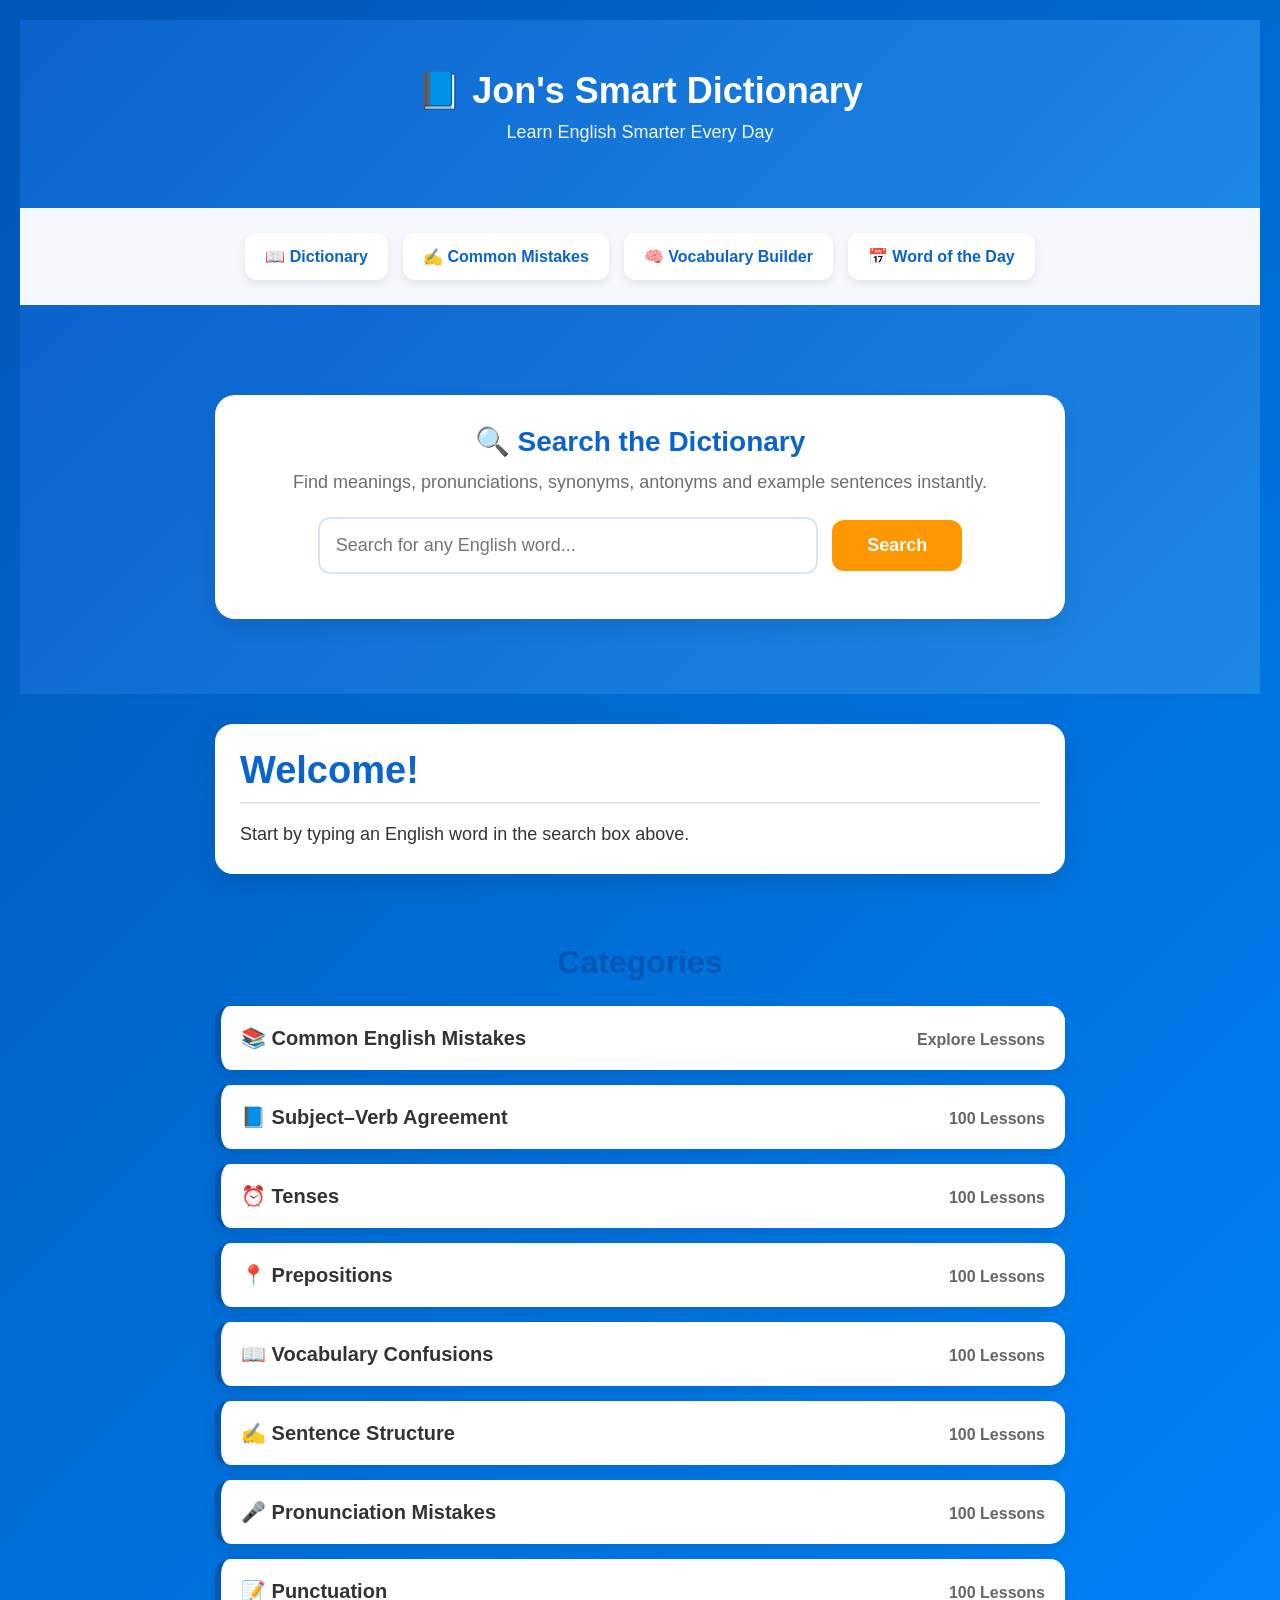
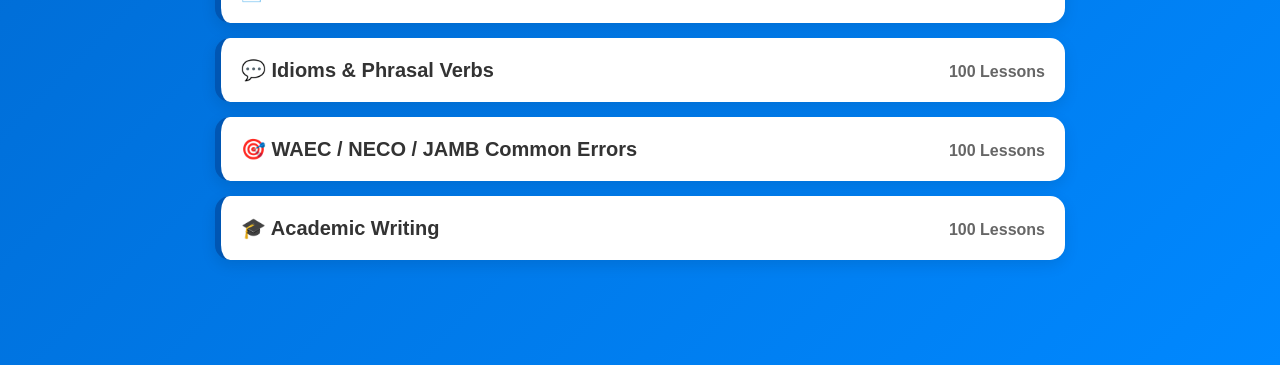
<file: index.html>
<!DOCTYPE html>
<html lang="en">
<head>
<meta charset="UTF-8">
<meta name="viewport" content="width=device-width, initial-scale=1.0">

<title>Jon's Smart Dictionary</title>

<link rel="stylesheet" href="style.css">
</head>

<body>

<header>

  <header class="hero">
    <h1>📘 Jon's Smart Dictionary</h1>
    <p>Learn English Smarter Every Day</p>
</header>

<nav class="home-menu">

    <a href="#dictionary">📖 Dictionary</a>

    <a href="common-mistakes.html">✍️ Common Mistakes</a>

    <a href="#">🧠 Vocabulary Builder</a>

    <a href="#">📅 Word of the Day</a>

</nav>


<div class="hero">

<section class="search-section">

<h2>🔍 Search the Dictionary</h2>

<p>
Find meanings, pronunciations, synonyms, antonyms and example sentences instantly.
</p>


<input
type="text"
id="word"
placeholder="Search for any English word..."
>

<button onclick="searchWord()">
Search
</button>

</div>


  
  <section id="result">
  
<button id="saveBtn" style="display:none;" onclick="saveWord()">
⭐ Save to Favourites
</button>

<h2>Welcome!</h2>

<p>
Start by typing an English word in the search box above.
</p>

</section>
<section class="categories">

<h2>Categories</h2>


<a href="common-mistakes.html" class="category-card">
📚 Common English Mistakes <span>Explore Lessons</span>
</a>

<div class="category-card">📘 Subject–Verb Agreement <span>100 Lessons</span></div>

<div class="category-card">⏰ Tenses <span>100 Lessons</span></div>

<div class="category-card">📍 Prepositions <span>100 Lessons</span></div>

<div class="category-card">📖 Vocabulary Confusions <span>100 Lessons</span></div>

<div class="category-card">✍️ Sentence Structure <span>100 Lessons</span></div>

<div class="category-card">🎤 Pronunciation Mistakes <span>100 Lessons</span></div>

<div class="category-card">📝 Punctuation <span>100 Lessons</span></div>

<div class="category-card">💬 Idioms & Phrasal Verbs <span>100 Lessons</span></div>

<div class="category-card">🎯 WAEC / NECO / JAMB Common Errors <span>100 Lessons</span></div>

<div class="category-card">🎓 Academic Writing <span>100 Lessons</span></div>

</section>

<script src="script.js"></script>

</body>

</html>
</file>
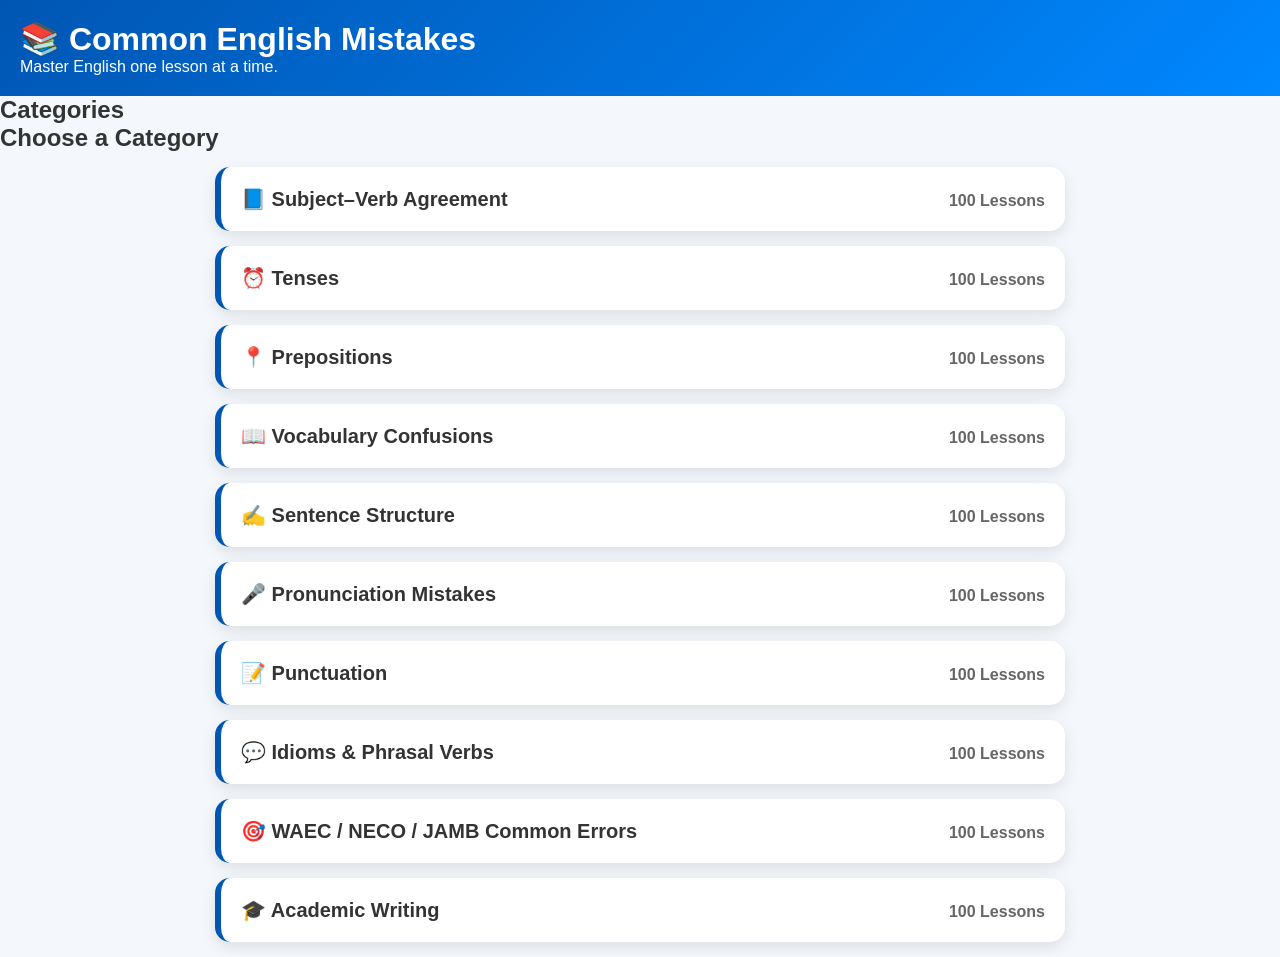
<file: common-mistake.html>
<!DOCTYPE html>
<html lang="en">

<head>
    <meta charset="UTF-8">
    <meta name="viewport" content="width=device-width, initial-scale=1.0">
    <title>Common English Mistakes | Jon's Smart Dictionary</title>

    <link rel="stylesheet" href="style.css">
</head>

<body>

<header>
    <h1>📚 Common English Mistakes</h1>
    <p>Master English one lesson at a time.</p>
</header>

<main>

<h2>Categories</h2>

<h2>Choose a Category</h2>

<div class="category-card">📘 Subject–Verb Agreement <span>100 Lessons</span></div>

<div class="category-card">⏰ Tenses <span>100 Lessons</span></div>

<div class="category-card">📍 Prepositions <span>100 Lessons</span></div>

<div class="category-card">📖 Vocabulary Confusions <span>100 Lessons</span></div>

<div class="category-card">✍️ Sentence Structure <span>100 Lessons</span></div>

<div class="category-card">🎤 Pronunciation Mistakes <span>100 Lessons</span></div>

<div class="category-card">📝 Punctuation <span>100 Lessons</span></div>

<div class="category-card">💬 Idioms & Phrasal Verbs <span>100 Lessons</span></div>

<div class="category-card">🎯 WAEC / NECO / JAMB Common Errors <span>100 Lessons</span></div>

<div class="category-card">🎓 Academic Writing <span>100 Lessons</span></div>

</main>

</body>
</html>
</file>
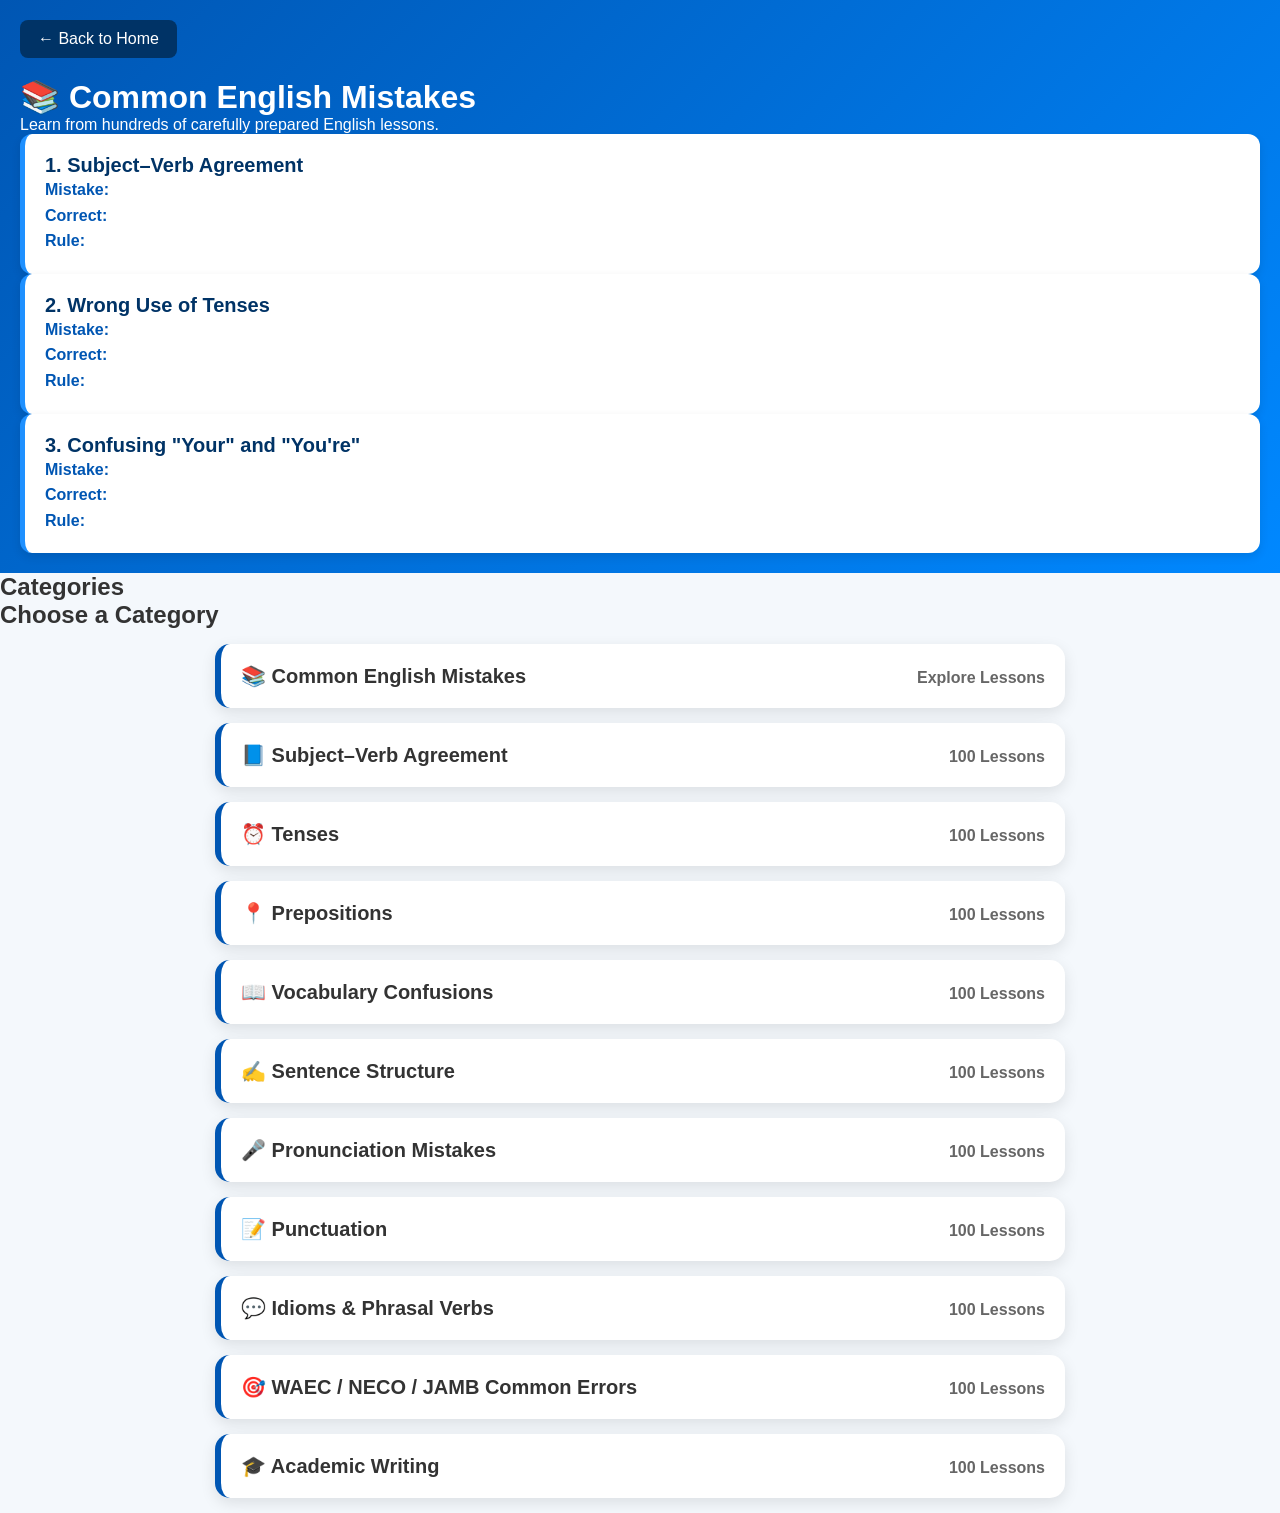
<file: common-mistakes.html>
<!DOCTYPE html>
<html lang="en">

<head>
    <meta charset="UTF-8">
    <meta name="viewport" content="width=device-width, initial-scale=1.0">
    <title>Common English Mistakes | Jon's Smart Dictionary</title>

    <link rel="stylesheet" href="style.css">
</head>

<body>

<header>

    <a href="index.html" class="back-home">← Back to Home</a>
    
    <h1>📚 Common English Mistakes</h1>
<p>Learn from hundreds of carefully prepared English lessons.</p>
<div class="mistakes-container">

  <div class="mistake-card">
    <h2>1. Subject–Verb Agreement</h2>
    <p><strong>Mistake:</strong> He go to school every day.</p>
    <p><strong>Correct:</strong> He goes to school every day.</p>
    <p><strong>Rule:</strong> Singular subjects take singular verbs in the present tense.</p>
  </div>

  <div class="mistake-card">
    <h2>2. Wrong Use of Tenses</h2>
    <p><strong>Mistake:</strong> I have seen him yesterday.</p>
    <p><strong>Correct:</strong> I saw him yesterday.</p>
    <p><strong>Rule:</strong> Use the simple past tense with finished time expressions.</p>
  </div>

  <div class="mistake-card">
    <h2>3. Confusing "Your" and "You're"</h2>
    <p><strong>Mistake:</strong> Your welcome.</p>
    <p><strong>Correct:</strong> You're welcome.</p>
    <p><strong>Rule:</strong> "Your" shows possession, while "you're" means "you are".</p>
  </div>

</div>

</header>

<main>

<h2>Categories</h2>

<h2>Choose a Category</h2>
<a href="common-mistakes.html" class="category-card">📚 Common English Mistakes <span>Explore Lessons</span></a>
<div class="category-card">📘 Subject–Verb Agreement <span>100 Lessons</span></div>

<div class="category-card">⏰ Tenses <span>100 Lessons</span></div>

<div class="category-card">📍 Prepositions <span>100 Lessons</span></div>

<div class="category-card">📖 Vocabulary Confusions <span>100 Lessons</span></div>

<div class="category-card">✍️ Sentence Structure <span>100 Lessons</span></div>

<div class="category-card">🎤 Pronunciation Mistakes <span>100 Lessons</span></div>

<div class="category-card">📝 Punctuation <span>100 Lessons</span></div>

<div class="category-card">💬 Idioms & Phrasal Verbs <span>100 Lessons</span></div>

<div class="category-card">🎯 WAEC / NECO / JAMB Common Errors <span>100 Lessons</span></div>

<div class="category-card">🎓 Academic Writing <span>100 Lessons</span></div>

</main>

</body>
</html>
</file>
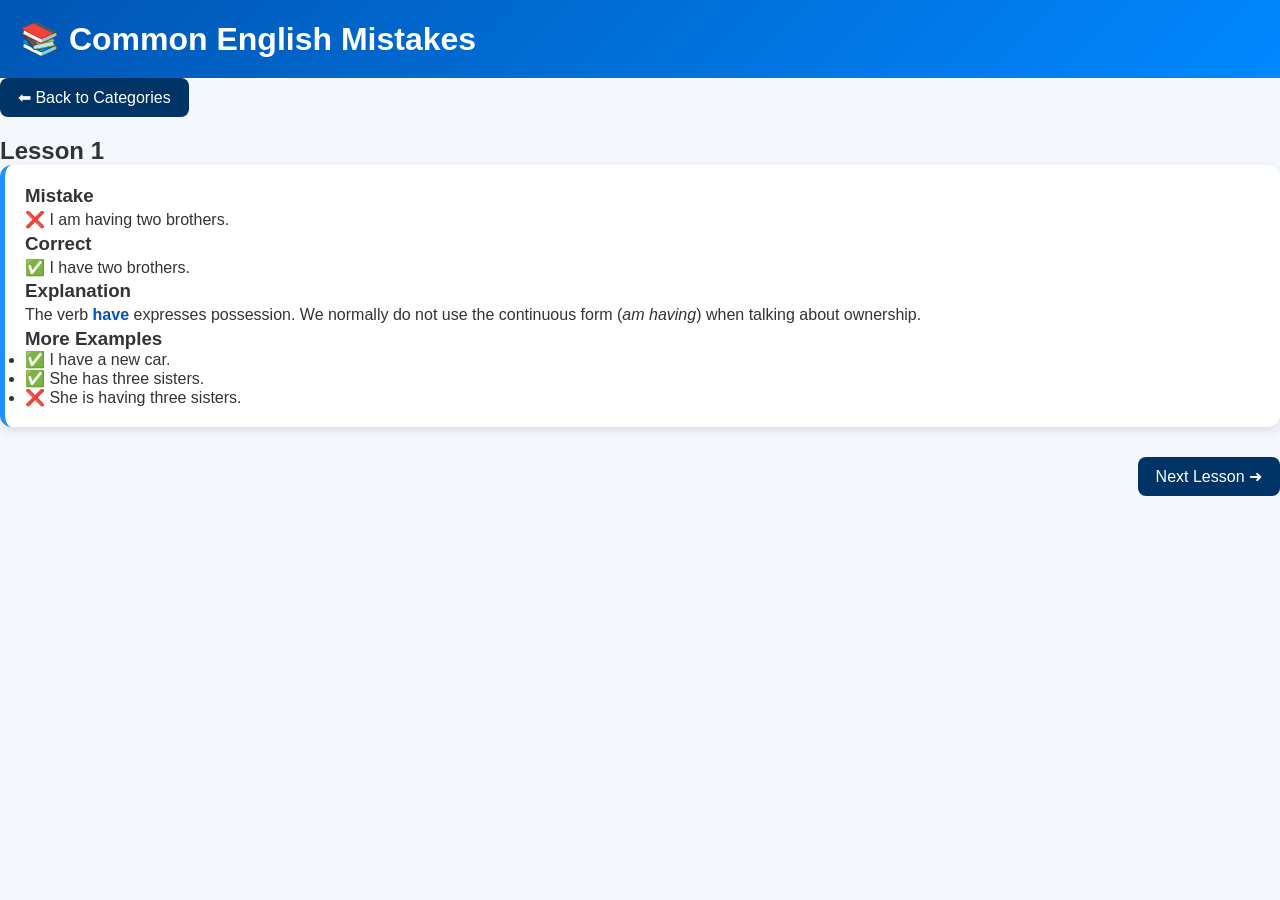
<file: lesson.html>
<!DOCTYPE html>
<html lang="en">
<head>
<meta charset="UTF-8">
<meta name="viewport" content="width=device-width, initial-scale=1.0">
<title>Lesson 1 - Common English Mistakes</title>
<link rel="stylesheet" href="style.css">
</head>

<body>

<header>
<h1>📚 Common English Mistakes</h1>
</header>

<main class="lesson-container">

<a href="common-mistakes.html" class="back-home">⬅ Back to Categories</a>

<h2>Lesson 1</h2>

<div class="mistake-card">

<h3>Mistake</h3>

<p>❌ I am having two brothers.</p>

<h3>Correct</h3>

<p>✅ I have two brothers.</p>

<h3>Explanation</h3>

<p>
The verb <strong>have</strong> expresses possession.
We normally do not use the continuous form (<em>am having</em>)
when talking about ownership.
</p>

<h3>More Examples</h3>

<ul>
<li>✅ I have a new car.</li>
<li>✅ She has three sisters.</li>
<li>❌ She is having three sisters.</li>
</ul>

</div>

<div style="margin-top:30px; display:flex; justify-content:space-between;">

<span></span>

<a href="lesson2.html" class="back-home">
Next Lesson ➜
</a>

</div>

</main>

</body>
</html>
</file>
<file: style.css>
*{
    margin:0;
    padding:0;
    box-sizing:border-box;
}

body{
    font-family:Arial, Helvetica, sans-serif;
    background:#f4f8fc;
    color:#333;
}

header{
    background:linear-gradient(135deg,#0056b3,#0088ff);
    color:white;
    padding:20px;
}

nav ul{
    display:flex;
    list-style:none;
    gap:20px;
    padding:0;
    margin:0;
}

nav li{
    list-style:none;
}

nav a{
    color:white;
    text-decoration:none;
    font-weight:bold;
}

nav a:hover{
    text-decoration:underline;
}

}

nav h2{
    font-size:30px;
}

nav ul{
    display:flex;
    list-style:none;
    gap:20px;
}

nav a{
    color:white;
    text-decoration:none;
    font-weight:bold;
}

.hero{
    text-align:center;
    padding:70px 20px;
}

.hero h1{
    font-size:48px;
    margin-bottom:20px;
}

.hero p{
    font-size:20px;
    max-width:700px;
    margin:auto;
    margin-bottom:30px;
}

input{
    width:60%;
    max-width:600px;
    padding:15px;
    font-size:18px;
    border:none;
    border-radius:8px;
}

button{
    padding:15px 25px;
    font-size:18px;
    border:none;
    border-radius:8px;
    background:#ffb400;
    color:#222;
    cursor:pointer;
    font-weight:bold;
    margin-left:10px;
}

button:hover{
    background:#ffc933;
}

#result{
    max-width:900px;
    margin:50px auto;
    background:white;
    padding:30px;
    border-radius:10px;
    box-shadow:0 4px 12px rgba(0,0,0,.15);
}

@media(max-width:768px){

nav{
    flex-direction:column;
}

nav ul{
    flex-direction:column;
    text-align:center;
    margin-top:20px;
}

.hero h1{
    font-size:34px;
}

input{
    width:100%;
    margin-bottom:15px;
}

button{
    width:100%;
    margin-left:0;
}

}
/* Dictionary Result Card */

#result h2{
    color:#0056b3;
    font-size:36px;
    margin-bottom:15px;
    text-transform:capitalize;
}

#result h3{
    display:inline-block;
    background:#ff9800;
    color:#ffffff;
    padding:8px 16px;
    border-radius:20px;
    font-size:18px;
    font-weight:bold;
    margin:20px 0 12px;
    text-transform:capitalize;
}


#result ol{
    padding-left:25px;
}

#result li{
    background:#f7f9fc;
    padding:15px;
    border-left:5px solid #0056b3;
    margin-bottom:15px;
    border-radius:8px;
    line-height:1.8;
}

audio{
    width:100%;
    margin:20px 0;
}

strong{
    color:#0056b3;
}
/* Jon's Daily English Tip */

.daily-tip{
    max-width:900px;
    margin:40px auto;
    padding:20px;
}

.tip-card{
    background:#fff8e6;
    border-left:6px solid #ff9800;
    padding:20px;
    border-radius:10px;
    box-shadow:0 4px 10px rgba(0,0,0,.1);
}

.tip-card h3{
    color:#0056b3;
    margin-bottom:15px;
}

.tip-card p{
    margin-bottom:12px;
    line-height:1.8;
}
/* Common Mistakes Categories */
/* Common Mistakes Categories */
.categories{
    max-width:900px;
    margin:50px auto;
    padding:20px;
}

.categories h2{
    text-align:center;
    color:#0056b3;
    font-size:32px;
    margin-bottom:25px;
}

.category-card{
    display:block;
    background:#ffffff;
    color:#333;
    margin:15px auto;
    padding:20px;
    border-radius:15px;
    max-width:850px;
    font-size:20px;
    font-weight:600;
    text-decoration:none;
    box-shadow:0 5px 15px rgba(0,0,0,.10);
    transition:all .3s ease;
    cursor:pointer;
    border-left:6px solid #0056b3;
}

}

.category-card:hover{
    transform:translateY(-2px);
    background:#f4f8ff;
}

.category-card span{
    float:right;
    font-size:16px;
    color:#666;
    font-weight:600;
    line-height:28px;
}

}
.mistakes-container {
  display: grid;
  grid-template-columns: repeat(auto-fit, minmax(280px, 1fr));
  gap: 20px;
  margin-top: 30px;
}

.mistake-card {
  background: #ffffff;
  border-left: 5px solid #1e90ff;
  padding: 20px;
  border-radius: 12px;
  box-shadow: 0 4px 10px rgba(0,0,0,0.1);
  transition: transform 0.3s ease;
}

.mistake-card:hover {
  transform: translateY(-5px);
}

.mistake-card h2 {
  color: #003366;
  font-size: 20px;
}

.mistake-card p {
  line-height: 1.6;
}
}

.category-card {
  display: block;
  text-decoration: none;
  color: #333333;
  cursor: pointer;
}

.back-home {
  display: inline-block;
  margin-bottom: 20px;
  text-decoration: none;
  background: #003366;
  color: white;
  padding: 10px 18px;
  border-radius: 8px;
}

.back-home:hover {
  opacity: 0.8;
}

#result li {
    color: #333;
}

#result li strong {
    color: #0056b3;
}

.lesson-link{
    text-decoration:none;
    color:inherit;
    display:block;
}

.lesson-link:hover{
    text-decoration:none;
}

/* ===== Dictionary Result Card ===== */

#result{
    max-width:850px;
    margin:30px auto;
    background:#ffffff;
    border-radius:18px;
    padding:25px;
    box-shadow:0 8px 25px rgba(0,0,0,.12);
    text-align:left;
}

#result h2{
    color:#0b63ce;
    font-size:30px;

    margin-bottom:15px;
    text-transform:capitalize;
}

#result h3{
    display:inline-block;
    background:#ff9800;
    color:#fff;
    padding:6px 14px;
    border-radius:20px;
    font-size:18px;
    margin-top:20px;
    margin-bottom:12px;
    text-transform:capitalize;
}

    color:#ff9800;
    margin-top:25px;
    font-size:24px;
}

#result p{
    font-size:18px;
    line-height:1.7;
    color:#333;
}

#result ol{
    padding-left:22px;
}

#result li{
    background:#f7f9fc;
    border-left:5px solid #0b63ce;
    padding:15px;
    margin-bottom:15px;
    border-radius:10px;
}

audio{
    width:100%;
    margin:15px 0;
}
/* ===== Dictionary Result Card ===== */

#result{
    max-width:850px;
    margin:30px auto;
    background:#ffffff;
    border-radius:18px;
    padding:25px;
    box-shadow:0 8px 25px rgba(0,0,0,0.12);
    text-align:left;
}

#result h2{
    color:#0b63ce;
    font-size:38px;
    margin-bottom:15px;
    text-transform:capitalize;
    border-bottom:2px solid #e6e6e6;
    padding-bottom:10px;
}

#result h3{
    color:#ff9800;
    margin-top:25px;
    margin-bottom:10px;
    font-size:24px;
}

#result p{
    font-size:18px;
    line-height:1.7;
    color:#333;
}

#result ol{
    padding-left:22px;
}

#result li{
    background:#f7f9fc;
    border-left:5px solid #0b63ce;
    padding:15px;
    margin-bottom:15px;
    border-radius:10px;
    list-style-position:inside;
}

audio{
    width:100%;
    margin:15px 0;
    border-radius:8px;
}

.part-of-speech{
    display:inline-block;
    background:#ff9800;
    color:#ffffff !important;
    padding:8px 16px;
    border-radius:20px;
    font-size:18px;
    font-weight:bold;
    margin:20px 0 12px;
}

.part-of-speech{
    display:inline-block;
    background:#ff9800;
    color:#ffffff !important;
    padding:8px 16px;
    border-radius:20px;
    font-size:18px;
    font-weight:bold;
    margin:20px 0 12px;
}

/* ===========================
   HOME PAGE HEADER
=========================== */

.hero{
    background:linear-gradient(135deg,#0b63ce,#1e88e5);
    color:#fff;
    text-align:center;
    padding:50px 20px 35px;
}

.hero h1{
    font-size:36px;
    margin-bottom:10px;
}

.hero p{
    font-size:18px;
    opacity:0.95;
}

/* ===========================
   NAVIGATION MENU
=========================== */

.home-menu{
    display:flex;
    flex-wrap:wrap;
    justify-content:center;
    gap:15px;
    padding:25px 15px;
    background:#f5f8fc;
}

.home-menu a{
    text-decoration:none;
    background:#ffffff;
    color:#0b63ce;
    padding:14px 20px;
    border-radius:12px;
    font-weight:bold;
    box-shadow:0 4px 10px rgba(0,0,0,0.08);
    transition:0.3s;
}

.home-menu a:hover{
    background:#0b63ce;
    color:#ffffff;
    transform:translateY(-2px);
}

/* Search Section */

.search-section{
    background:#ffffff;
    max-width:850px;
    margin:40px auto;
    padding:30px 20px;
    border-radius:20px;
    box-shadow:0 8px 20px rgba(0,0,0,.1);
    text-align:center;
}

.search-section h2{
    color:#0b63ce;
    font-size:28px;
    margin-bottom:10px;
}

.search-section p{
    color:#666;
    margin-bottom:20px;
    line-height:1.6;
}

.search-section input{
    width:90%;
    max-width:500px;
    padding:16px;
    font-size:18px;
    border:2px solid #d9e6f7;
    border-radius:12px;
    margin-bottom:15px;
}

.search-section button{
    background:#ff9800;
    color:#fff;
    border:none;
    padding:15px 35px;
    border-radius:12px;
    font-size:18px;
    font-weight:bold;
    cursor:pointer;
}

.search-section button:hover{
    background:#e68900;
}
</file>
